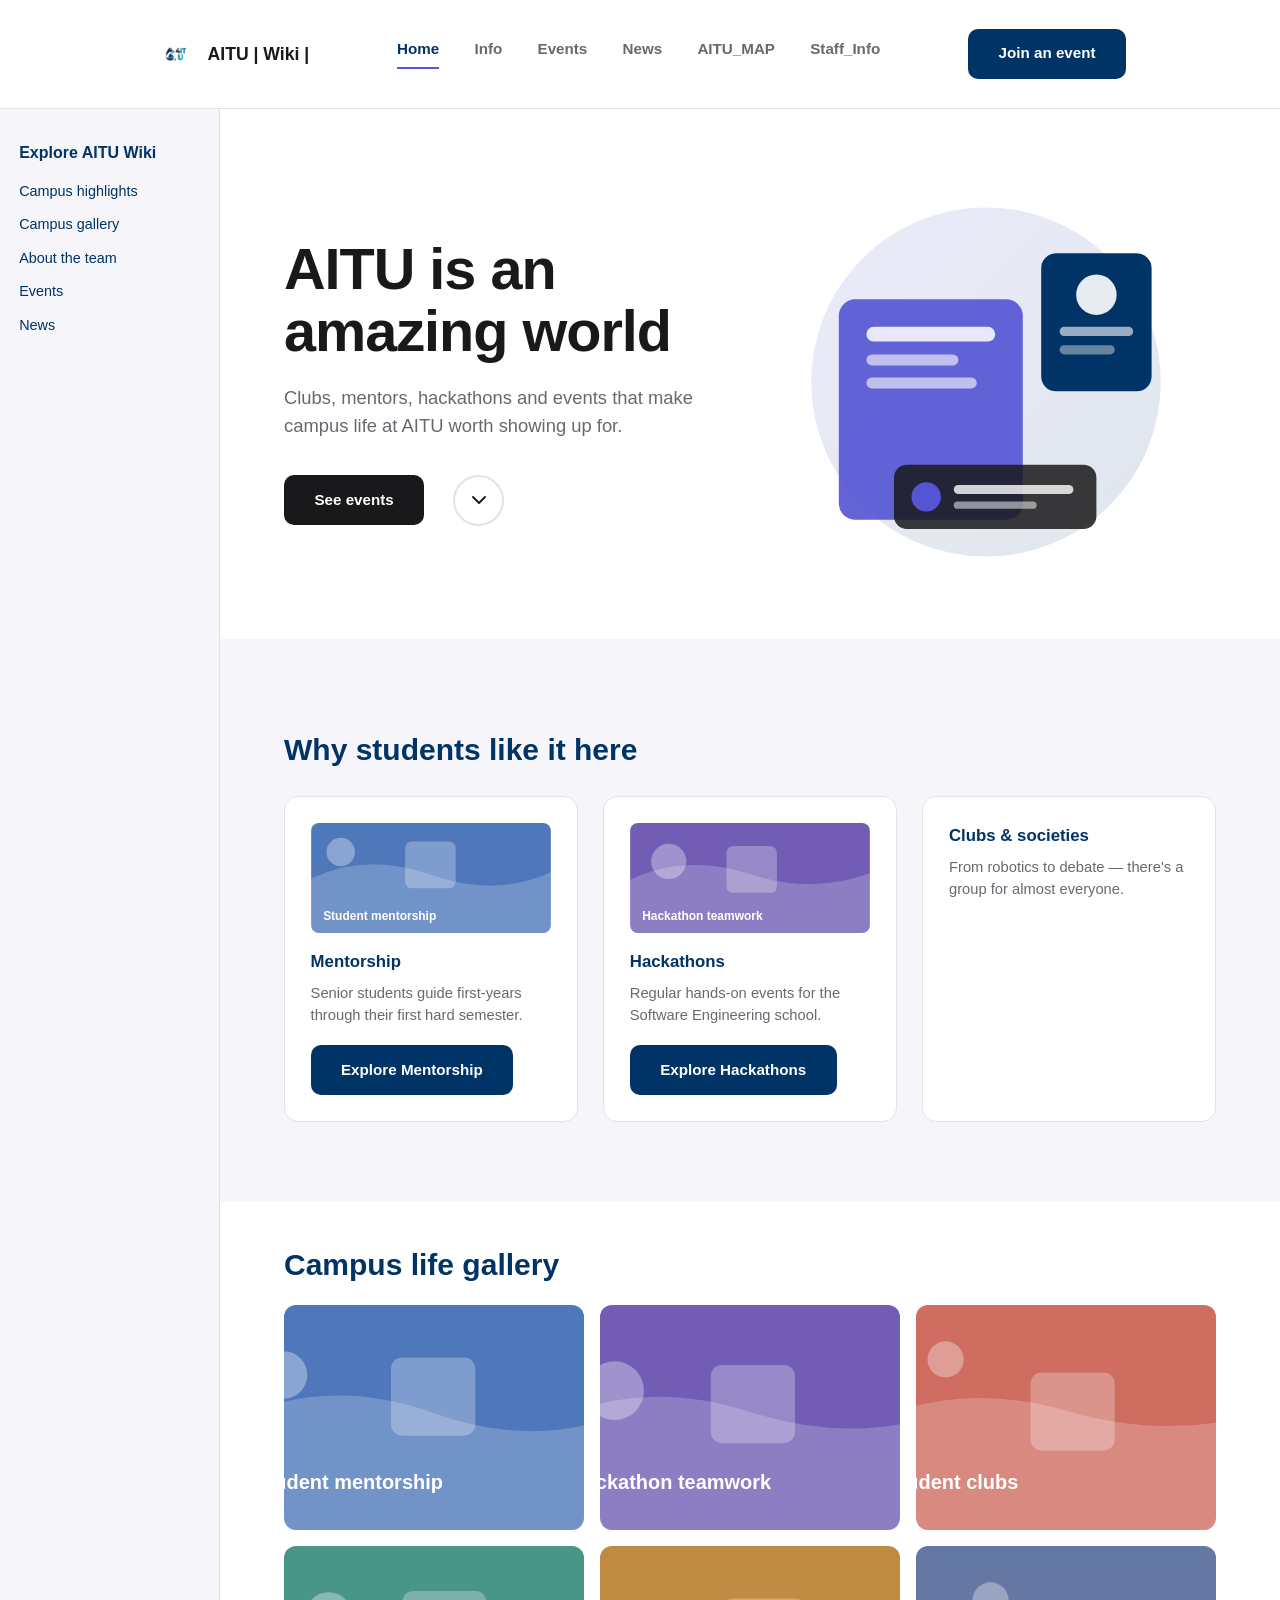
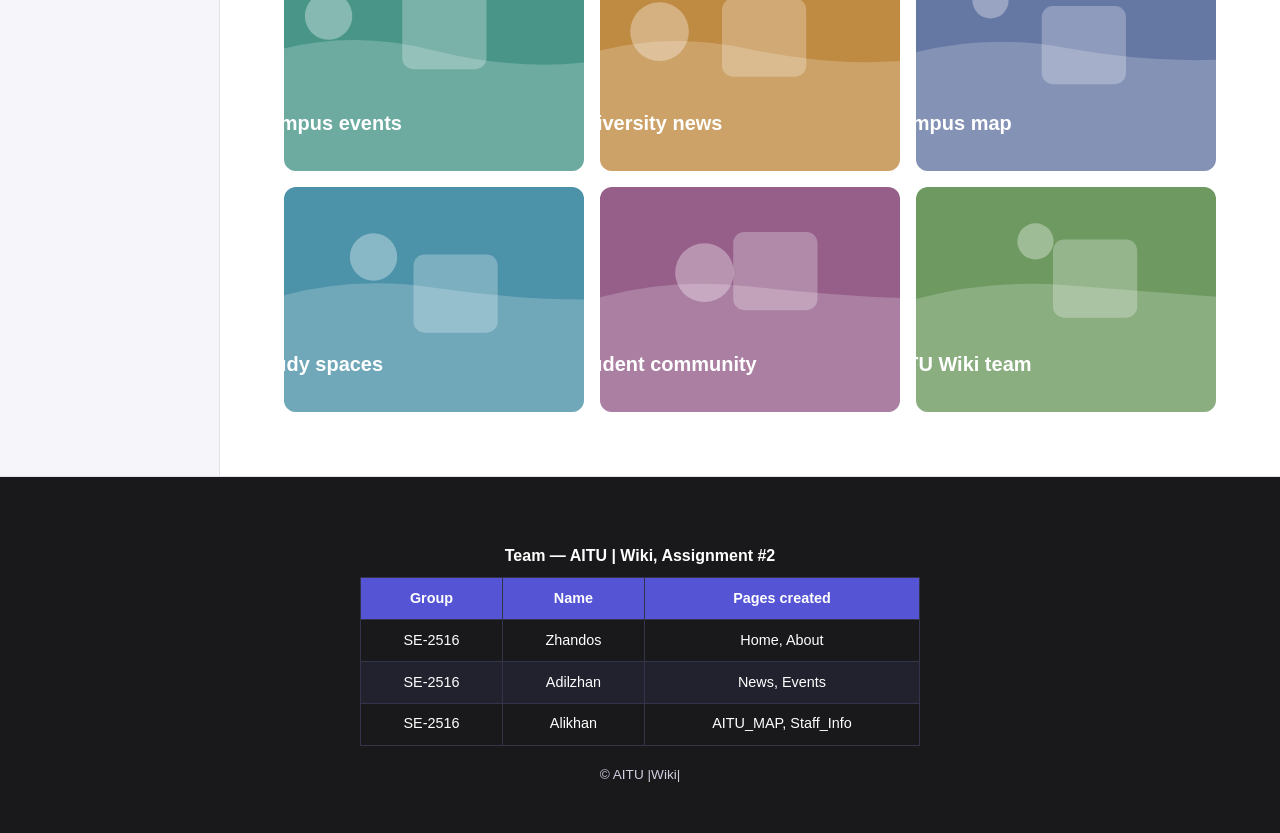
<file: index.html>
<!-- Author: Zhandos, Group SE-2516 — Assignment #2: Advanced CSS -->
<!DOCTYPE html>
<html lang="en">
<head>
    <meta charset="UTF-8">
    <meta name="viewport" content="width=device-width, initial-scale=1.0">
    <title>AITU Wiki | Home</title>
    <link rel="stylesheet" href="css/style.css">
    <link rel="icon" href="images/Universe.png" type="image/png">
</head>
<body>
    <div class="site-layout">

    <header class="site-header">
        <div class="container nav-bar">
            <a href="index.html" class="nav-bar__logo">
                <img src="images/Universe.png" alt="AITU">
                AITU | Wiki |
            </a>
            <nav class="nav-menu">
                <a href="index.html" class="active">Home</a>
                <a href="about.html">Info</a>
                <a href="events.html">Events</a>
                <a href="news.html">News</a>
                <a href="AITUM.html">AITU_MAP</a>
                <a href="Staff_Info.html">Staff_Info</a>
            </nav>
            <a href="events.html" class="btn btn--primary">Join an event</a>
        </div>
    </header>
    <aside class="site-sidebar" aria-label="Explore AITU Wiki">
        <h2>Explore AITU Wiki</h2>
        <nav aria-label="Quick links">
            <a href="index.html#highlights">Campus highlights</a>
            <a href="index.html#gallery">Campus gallery</a>
            <a href="about.html">About the team</a>
            <a href="events.html">Events</a>
            <a href="news.html">News</a>
        </nav>
    </aside>


    <main>
        <section class="hero">
            <div class="container hero__container">
                <div class="hero__content">
                    <h1 class="hero__title">AITU is an amazing world</h1>
                    <p class="hero__desc">Clubs, mentors, hackathons and events that make campus life at AITU worth showing up for.</p>
                    <div class="hero__actions">
                        <a href="events.html" class="btn btn--dark">See events</a>
                        <a href="#highlights" class="hero__scroll" aria-label="Scroll to highlights">
                            <img src="images/chevron-down.svg" alt="Scroll down">
                        </a>
                    </div>
                </div>
                <img class="hero__image" src="images/hero-illustration.svg" alt="Illustration of students studying and collaborating on campus">
            </div>
        </section>

        <section class="features" id="highlights">
            <div class="container">
                <h2 class="section-title">Why students like it here</h2>
                <ul class="features__list">
                    <li>
                        <img class="feature-icon" src="images/gallery-01.svg" alt="Mentorship illustration">
                        <h3>Mentorship</h3>
                        <p>Senior students guide first-years through their first hard semester.</p>
                        <a class="btn btn--primary feature-link" href="about.html">Explore Mentorship</a>
                    </li>
                    <li>
                        <img class="feature-icon" src="images/gallery-02.svg" alt="Hackathons illustration">
                        <h3>Hackathons</h3>
                        <p>Regular hands-on events for the Software Engineering school.</p>
                        <a class="btn btn--primary feature-link" href="events.html">Explore Hackathons</a>
                    </li>
                    <li>
                        <h3>Clubs &amp; societies</h3>
                        <p>From robotics to debate — there's a group for almost everyone.</p>
                    </li>
                </ul>
            </div>
        </section>

        <section class="container gallery-section" id="gallery" aria-labelledby="gallery-title">
            <h2 class="section-title" id="gallery-title">Campus life gallery</h2>
            <div class="image-gallery">
                <figure class="gallery-item"><img src="images/gallery-01.svg" alt="Illustration of student mentorship" loading="lazy"><figcaption>Student mentorship</figcaption></figure>
                <figure class="gallery-item"><img src="images/gallery-02.svg" alt="Illustration of hackathon teamwork" loading="lazy"><figcaption>Hackathon teamwork</figcaption></figure>
                <figure class="gallery-item"><img src="images/gallery-03.svg" alt="Illustration of student clubs" loading="lazy"><figcaption>Student clubs</figcaption></figure>
                <figure class="gallery-item"><img src="images/gallery-04.svg" alt="Illustration of campus events" loading="lazy"><figcaption>Campus events</figcaption></figure>
                <figure class="gallery-item"><img src="images/gallery-05.svg" alt="Illustration of university news" loading="lazy"><figcaption>University news</figcaption></figure>
                <figure class="gallery-item"><img src="images/gallery-06.svg" alt="Illustration of campus map" loading="lazy"><figcaption>Campus map</figcaption></figure>
                <figure class="gallery-item"><img src="images/gallery-07.svg" alt="Illustration of study spaces" loading="lazy"><figcaption>Study spaces</figcaption></figure>
                <figure class="gallery-item"><img src="images/gallery-08.svg" alt="Illustration of student community" loading="lazy"><figcaption>Student community</figcaption></figure>
                <figure class="gallery-item"><img src="images/gallery-09.svg" alt="Illustration of aitu wiki team" loading="lazy"><figcaption>AITU Wiki team</figcaption></figure>
            </div>
        </section>
    </main>

    <footer class="site-footer">
        <div class="container">
            <table class="footer-team">
                <caption>Team — AITU | Wiki, Assignment #2</caption>
                <thead>
                    <tr><th>Group</th><th>Name</th><th>Pages created</th></tr>
                </thead>
                <tbody>
                    <tr><td>SE-2516</td><td>Zhandos</td><td>Home, About</td></tr>
                    <tr><td>SE-2516</td><td>Adilzhan</td><td>News, Events</td></tr>
                    <tr><td>SE-2516</td><td>Alikhan</td><td>AITU_MAP, Staff_Info</td></tr>
                </tbody>
            </table>
            <p style="text-align:center; margin-top:1.2rem; font-size:0.85rem;">&copy; AITU |Wiki|</p>
        </div>
    </footer>

    </div>
</body>
</html>
</file>
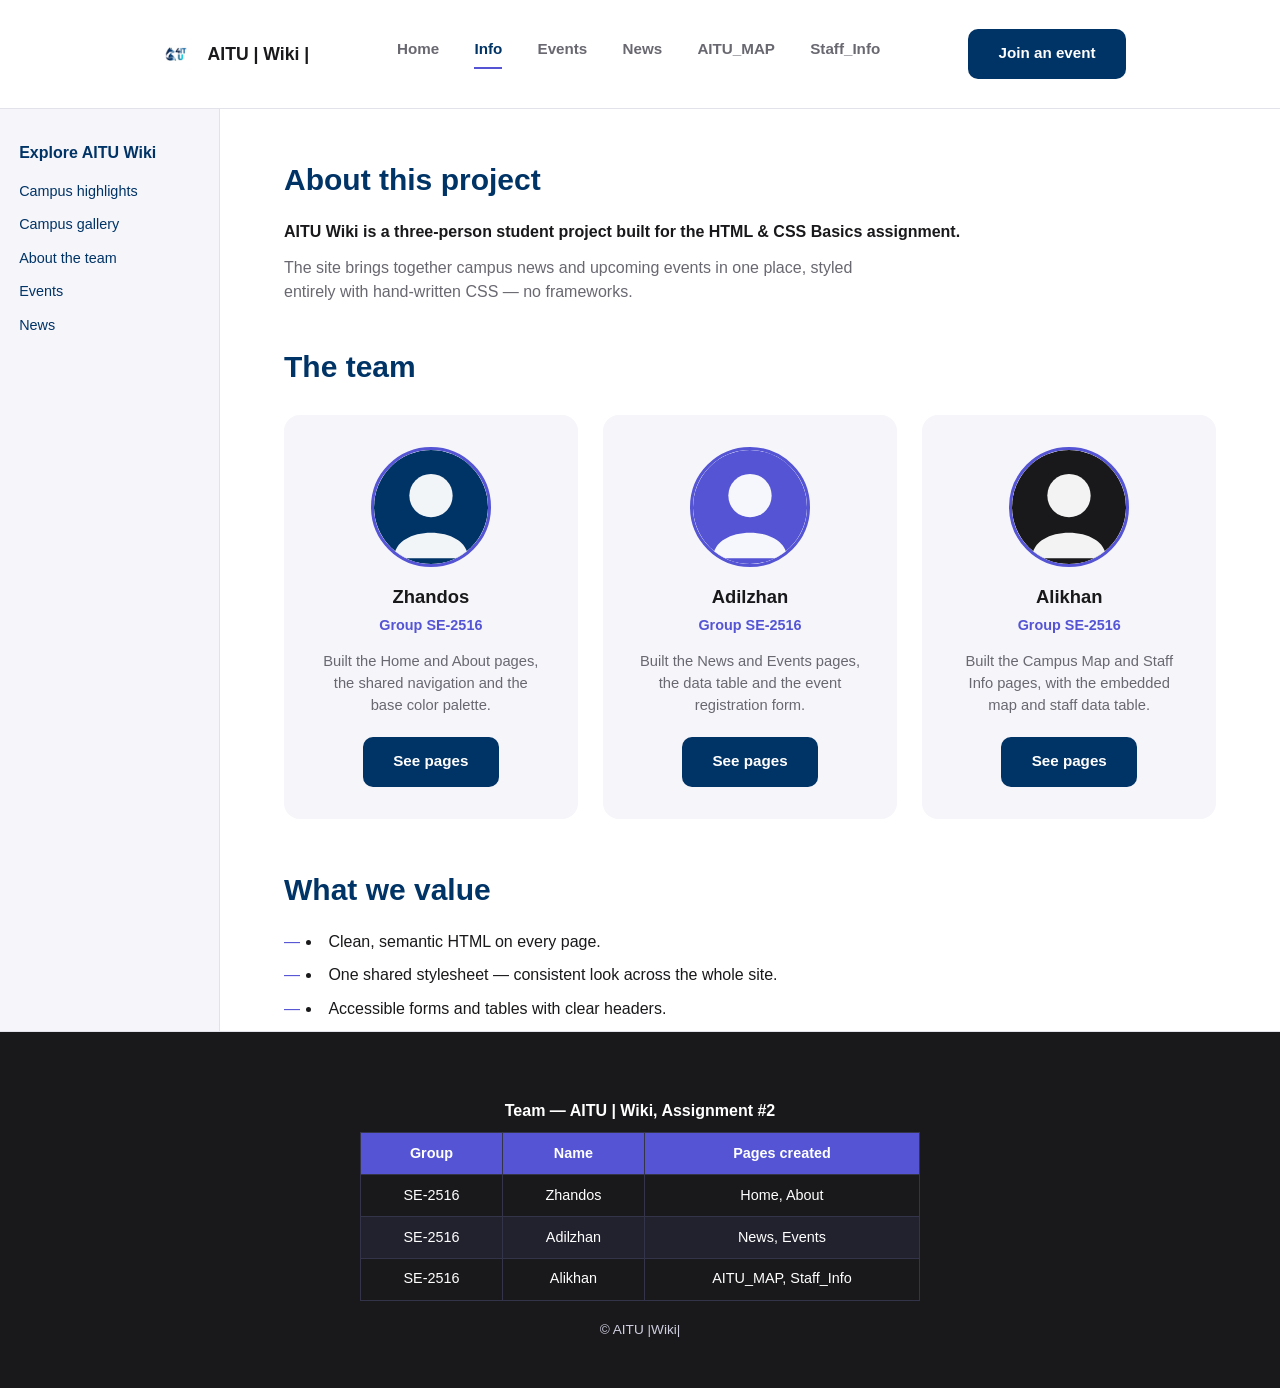
<file: about.html>
<!-- Author: Zhandos, Group SE-2516 — Assignment #2: Advanced CSS -->
<!DOCTYPE html>
<html lang="en">
<head>
    <meta charset="UTF-8">
    <meta name="viewport" content="width=device-width, initial-scale=1.0">
    <title>AITU Wiki | About</title>
    <link rel="stylesheet" href="css/style.css">
    <link rel="icon" href="images/Universe.png" type="image/png">
</head>

<body>
    <div class="site-layout">

    <header class="site-header">
        <div class="container nav-bar">
            <a href="index.html" class="nav-bar__logo">
                <img src="images/Universe.png" alt="AITU logo">
                AITU | Wiki |
            </a>
            <nav class="nav-menu">
                <a href="index.html">Home</a>
                <a href="about.html" class="active">Info</a>
                <a href="events.html">Events</a>
                <a href="news.html">News</a>
                <a href="AITUM.html">AITU_MAP</a>
                <a href="Staff_Info.html">Staff_Info</a>
            </nav>
            <a href="events.html" class="btn btn--primary">Join an event</a>
        </div>
    </header>
    <aside class="site-sidebar" aria-label="Explore AITU Wiki">
        <h2>Explore AITU Wiki</h2>
        <nav aria-label="Quick links">
            <a href="index.html#highlights">Campus highlights</a>
            <a href="index.html#gallery">Campus gallery</a>
            <a href="about.html">About the team</a>
            <a href="events.html">Events</a>
            <a href="news.html">News</a>
        </nav>
    </aside>


    <main>
        <section class="container">
            <h1 class="section-title" style="margin-top:3rem;">About this project</h1>
            <p class="lead">AITU Wiki is a three-person student project built for the HTML &amp; CSS Basics assignment.</p>
            <p style="margin-top:0.8rem; max-width:70ch;">The site brings together campus news and upcoming events in one place, styled entirely with hand-written CSS — no frameworks.</p>

            <h2 class="section-title">The team</h2>
            <div class="team-grid">
                <div class="team-card">
                    <img class="team-card__photo" src="images/avatar-zhandos.svg" alt="Avatar illustration representing Zhandos">
                    <h3 class="team-card__name">Zhandos</h3>
                    <p class="team-card__role">Group SE-2516</p>
                    <p class="team-card__bio">Built the Home and About pages, the shared navigation and the base color palette.</p>
                    <a class="btn btn--primary team-card__link" href="index.html">See pages</a>
                </div>
                <div class="team-card">
                    <img class="team-card__photo" src="images/avatar-adilzhan.svg" alt="Avatar illustration representing Adilzhan">
                    <h3 class="team-card__name">Adilzhan</h3>
                    <p class="team-card__role">Group SE-2516</p>
                    <p class="team-card__bio">Built the News and Events pages, the data table and the event registration form.</p>
                    <a class="btn btn--primary team-card__link" href="news.html">See pages</a>
                </div>
                <div class="team-card">
                    <img class="team-card__photo" src="images/avatar-alikhan.svg" alt="Avatar illustration representing Alikhan">
                    <h3 class="team-card__name">Alikhan</h3>
                    <p class="team-card__role">Group SE-2516</p>
                    <p class="team-card__bio">Built the Campus Map and Staff Info pages, with the embedded map and staff data table.</p>
                    <a class="btn btn--primary team-card__link" href="AITUM.html">See pages</a>
                </div>
            </div>

            <h2 class="section-title">What we value</h2>
            <ul class="values-list">
                <li>Clean, semantic HTML on every page.</li>
                <li>One shared stylesheet — consistent look across the whole site.</li>
                <li>Accessible forms and tables with clear headers.</li>
            </ul>
        </section>
    </main>

    <footer class="site-footer">
        <div class="container">
            <table class="footer-team">
                <caption>Team — AITU | Wiki, Assignment #2</caption>
                <thead>
                    <tr><th>Group</th><th>Name</th><th>Pages created</th></tr>
                </thead>
                <tbody>
                    <tr><td>SE-2516</td><td>Zhandos</td><td>Home, About</td></tr>
                    <tr><td>SE-2516</td><td>Adilzhan</td><td>News, Events</td></tr>
                    <tr><td>SE-2516</td><td>Alikhan</td><td>AITU_MAP, Staff_Info</td></tr>
                </tbody>
            </table>
            <p style="text-align:center; margin-top:1.2rem; font-size:0.85rem;">&copy; AITU |Wiki|</p>
        </div>
    </footer>

    </div>
</body>
</html>
</file>
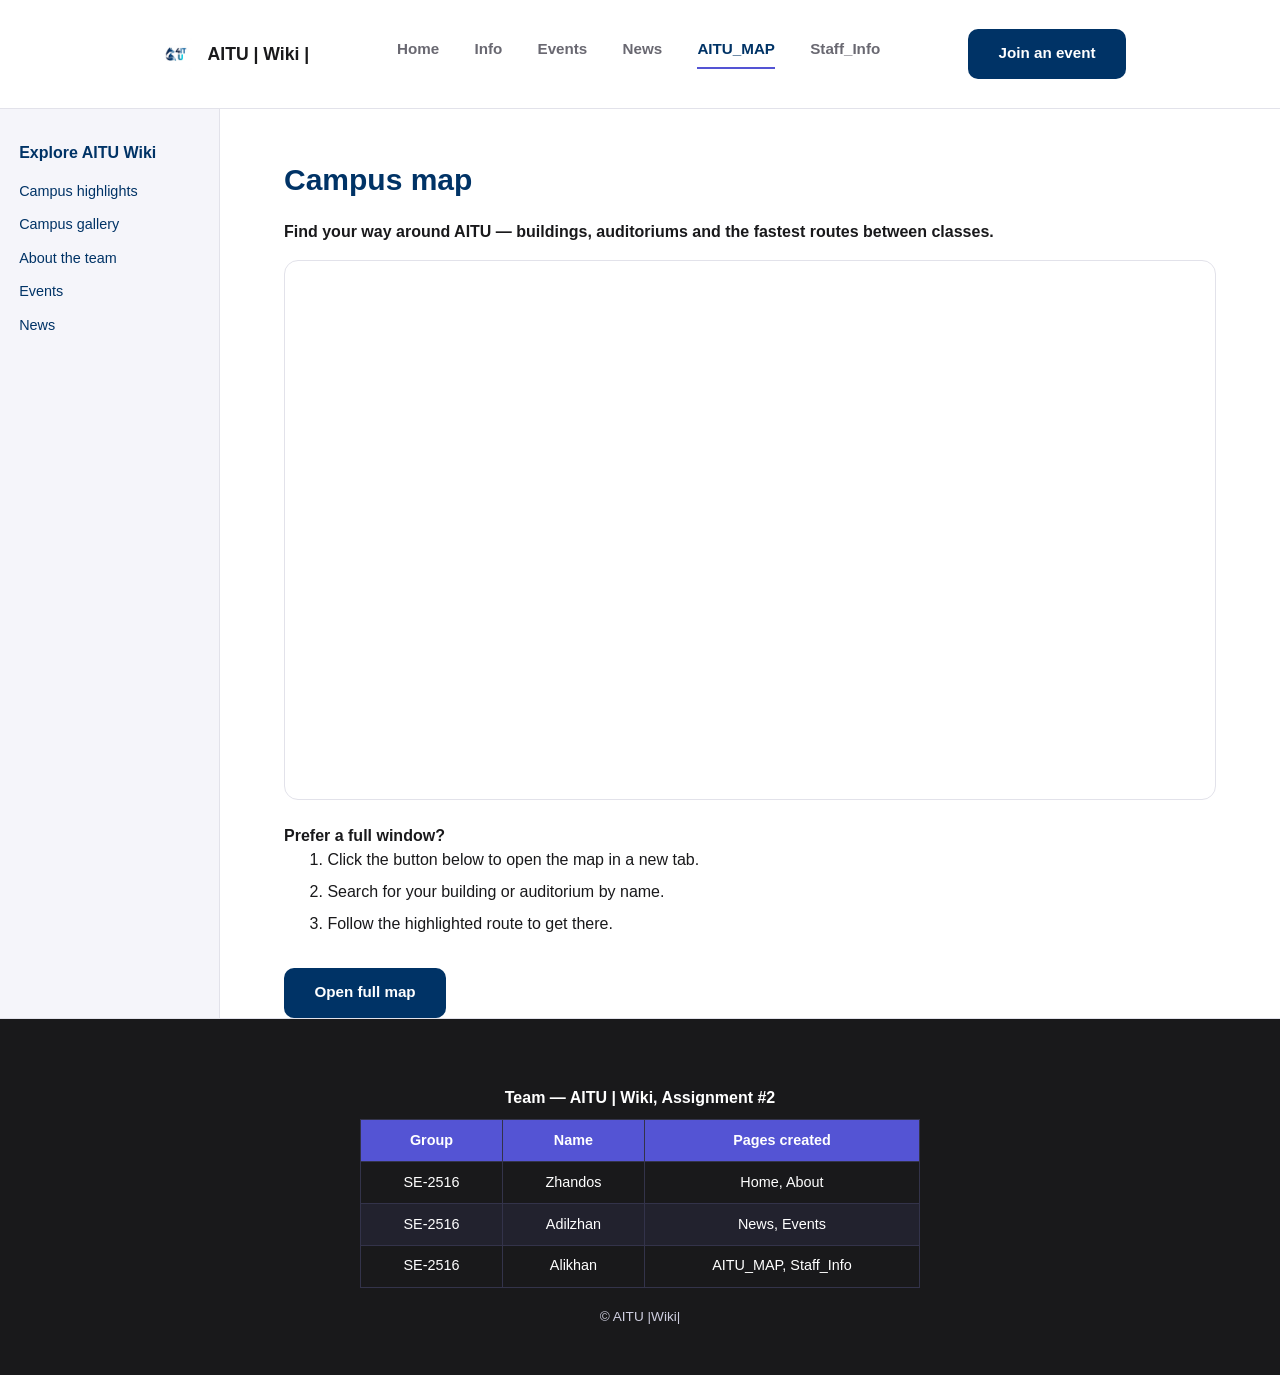
<file: AITUM.html>
<!-- Author: Alikhan, Group SE-2516 — Assignment #2: Advanced CSS -->
<!DOCTYPE html>
<html lang="en">
<head>
    <meta charset="UTF-8">
    <meta name="viewport" content="width=device-width, initial-scale=1.0">
    <title>AITU Wiki | Campus Map</title>
    <link rel="stylesheet" href="css/style.css">
    <link rel="icon" href="images/Universe.png" type="image/png">
</head>
<body>
    <div class="site-layout">

    <header class="site-header">
        <div class="container nav-bar">
            <a href="index.html" class="nav-bar__logo">
                <img src="images/Universe.png" alt="AITU">
                AITU | Wiki |
            </a>
            <nav class="nav-menu">
                <a href="index.html">Home</a>
                <a href="about.html">Info</a>
                <a href="events.html">Events</a>
                <a href="news.html">News</a>
                <a href="AITUM.html" class="active">AITU_MAP</a>
                <a href="Staff_Info.html">Staff_Info</a>
            </nav>
            <a href="events.html" class="btn btn--primary">Join an event</a>
        </div>
    </header>
    <aside class="site-sidebar" aria-label="Explore AITU Wiki">
        <h2>Explore AITU Wiki</h2>
        <nav aria-label="Quick links">
            <a href="index.html#highlights">Campus highlights</a>
            <a href="index.html#gallery">Campus gallery</a>
            <a href="about.html">About the team</a>
            <a href="events.html">Events</a>
            <a href="news.html">News</a>
        </nav>
    </aside>


    <main>
        <section class="container">
            <h1 class="section-title" style="margin-top:3rem;">Campus map</h1>
            <p class="lead">Find your way around AITU — buildings, auditoriums and the fastest routes between classes.</p>

            <div class="map-embed">
                <iframe
                    src="https://yuujiso.github.io/aitumap/"
                    title="Interactive AITU campus map"
                    loading="lazy"
                    referrerpolicy="no-referrer-when-downgrade">
                </iframe>
            </div>

            <p class="lead" style="margin-top:1.5rem;">Prefer a full window?</p>
            <ol class="steps-list">
                <li>Click the button below to open the map in a new tab.</li>
                <li>Search for your building or auditorium by name.</li>
                <li>Follow the highlighted route to get there.</li>
            </ol>
            <a href="https://yuujiso.github.io/aitumap/" target="_blank" rel="noopener" class="btn btn--primary">Open full map</a>
        </section>
    </main>


    <footer class="site-footer">
        <div class="container">
            <table class="footer-team">
                <caption>Team — AITU | Wiki, Assignment #2</caption>
                <thead>
                    <tr><th>Group</th><th>Name</th><th>Pages created</th></tr>
                </thead>
                <tbody>
                    <tr><td>SE-2516</td><td>Zhandos</td><td>Home, About</td></tr>
                    <tr><td>SE-2516</td><td>Adilzhan</td><td>News, Events</td></tr>
                    <tr><td>SE-2516</td><td>Alikhan</td><td>AITU_MAP, Staff_Info</td></tr>
                </tbody>
            </table>
            <p style="text-align:center; margin-top:1.2rem; font-size:0.85rem;">&copy; AITU |Wiki|</p>
        </div>
    </footer>

    </div>
</body>
</html>
</file>
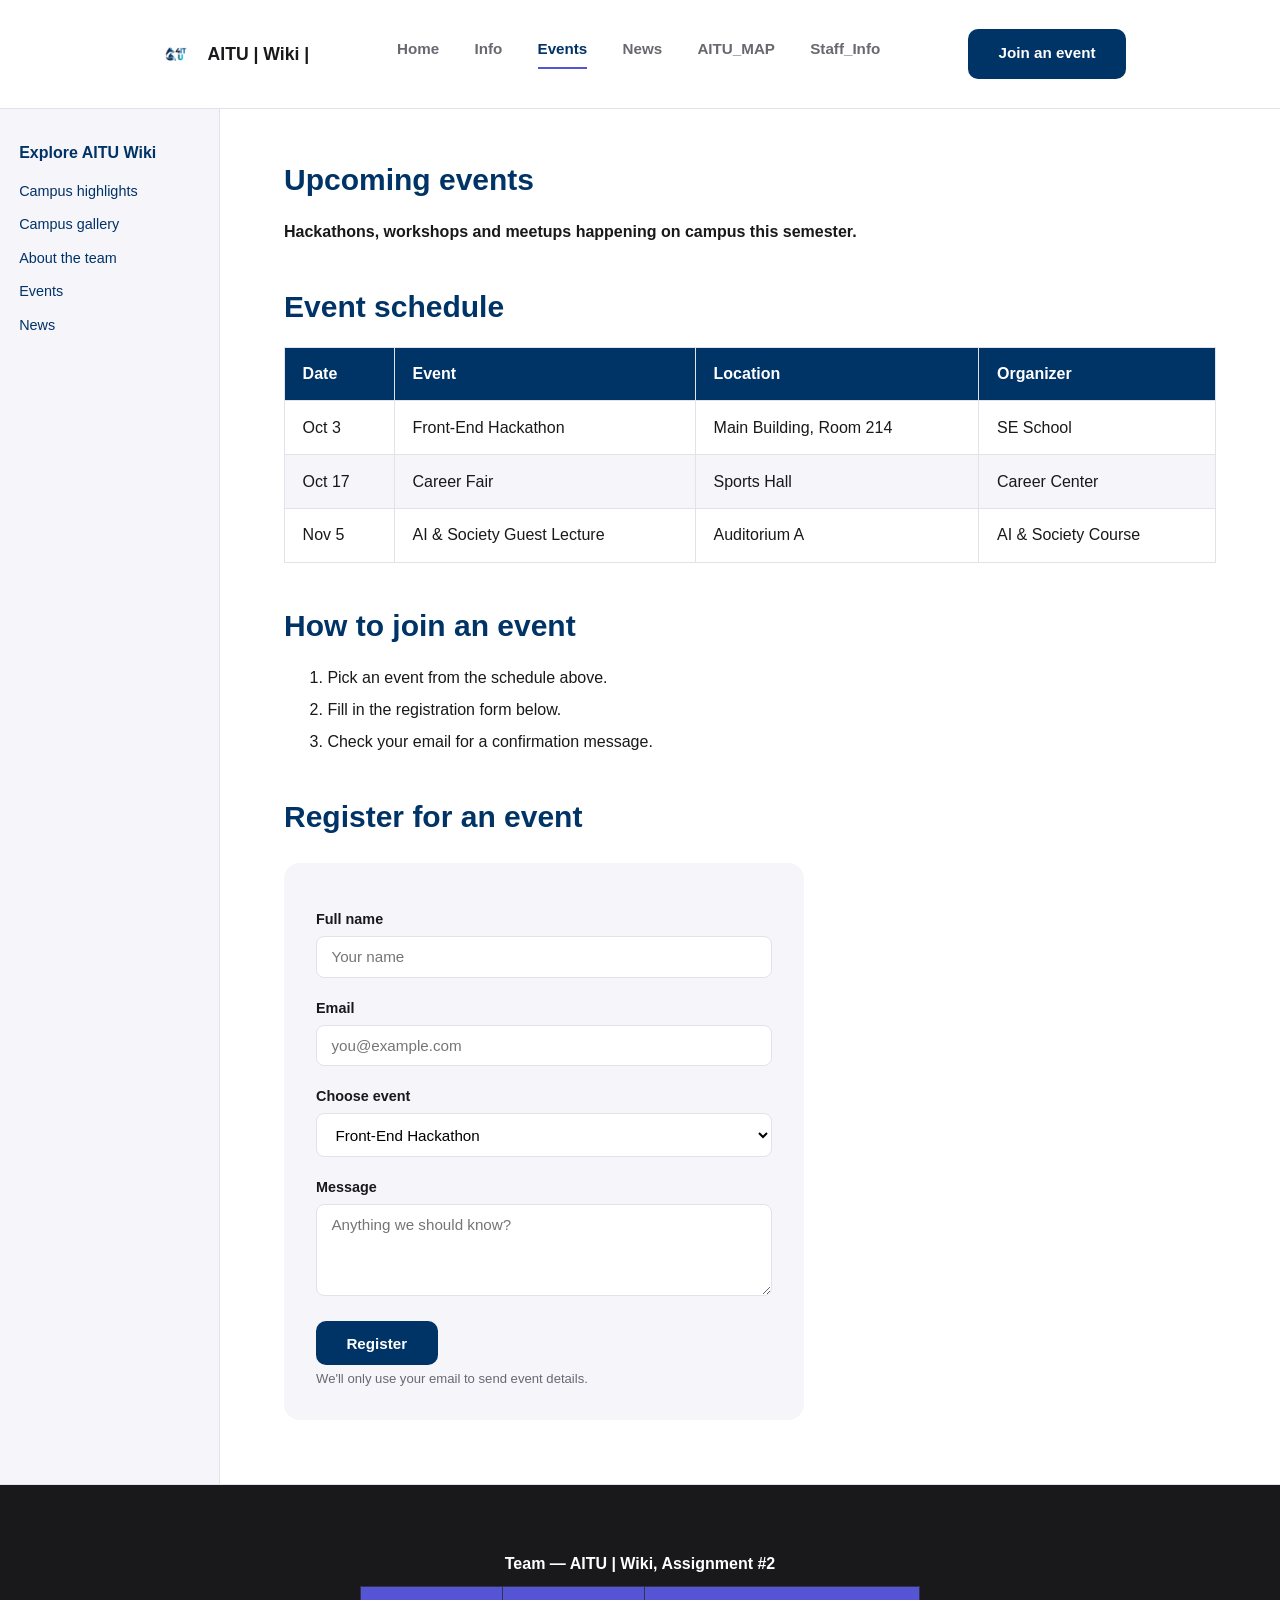
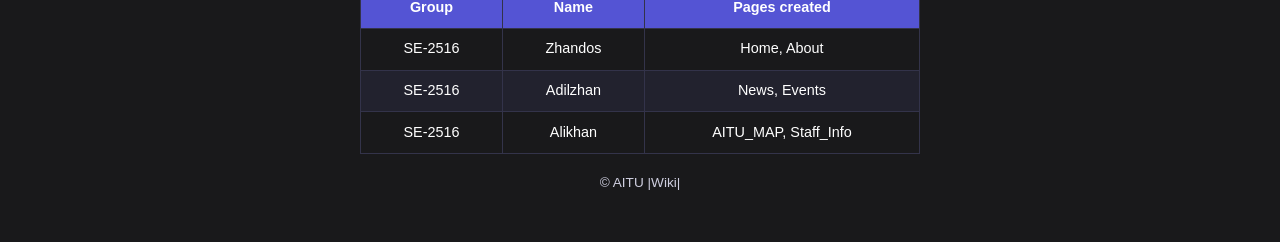
<file: events.html>
<!-- Author: Adilzhan, Group SE-2516 — Assignment #2: Advanced CSS -->
<!DOCTYPE html>
<html lang="en">
<head>
    <meta charset="UTF-8">
    <meta name="viewport" content="width=device-width, initial-scale=1.0">
    <title>AITU Wiki | Events</title>
    <link rel="stylesheet" href="css/style.css">
    <link rel="icon" href="images/Universe.png" type="image/png">
</head>
<body>
    <div class="site-layout">

    <header class="site-header">
        <div class="container nav-bar">
            <a href="index.html" class="nav-bar__logo">
                <img src="images/Universe.png" alt="AITU logo">
                AITU | Wiki |
            </a>
            <nav class="nav-menu">
                <a href="index.html">Home</a>
                <a href="about.html">Info</a>
                <a href="events.html" class="active">Events</a>
                <a href="news.html">News</a>
                <a href="AITUM.html">AITU_MAP</a>
                <a href="Staff_Info.html">Staff_Info</a>
            </nav>
            <a href="#event-form" class="btn btn--primary">Join an event</a>
        </div>
    </header>
    <aside class="site-sidebar" aria-label="Explore AITU Wiki">
        <h2>Explore AITU Wiki</h2>
        <nav aria-label="Quick links">
            <a href="index.html#highlights">Campus highlights</a>
            <a href="index.html#gallery">Campus gallery</a>
            <a href="about.html">About the team</a>
            <a href="events.html">Events</a>
            <a href="news.html">News</a>
        </nav>
    </aside>


    <main>
        <section class="container">
            <h1 class="section-title" style="margin-top:3rem;">Upcoming events</h1>
            <p class="lead">Hackathons, workshops and meetups happening on campus this semester.</p>

            <h2 class="section-title">Event schedule</h2>
            <div class="table-wrapper">
                <table id="events-table">
                    <thead>
                        <tr>
                            <th>Date</th>
                            <th>Event</th>
                            <th>Location</th>
                            <th>Organizer</th>
                        </tr>
                    </thead>
                    <tbody>
                        <tr>
                            <td>Oct 3</td>
                            <td>Front-End Hackathon</td>
                            <td>Main Building, Room 214</td>
                            <td>SE School</td>
                        </tr>
                        <tr>
                            <td>Oct 17</td>
                            <td>Career Fair</td>
                            <td>Sports Hall</td>
                            <td>Career Center</td>
                        </tr>
                        <tr>
                            <td>Nov 5</td>
                            <td>AI &amp; Society Guest Lecture</td>
                            <td>Auditorium A</td>
                            <td>AI &amp; Society Course</td>
                        </tr>
                    </tbody>
                </table>
            </div>

            <h2 class="section-title">How to join an event</h2>
            <ol class="steps-list">
                <li>Pick an event from the schedule above.</li>
                <li>Fill in the registration form below.</li>
                <li>Check your email for a confirmation message.</li>
            </ol>

            <h2 class="section-title">Register for an event</h2>
            <form id="event-form" action="#" method="post">
                <label for="reg-name">Full name</label>
                <input type="text" id="reg-name" name="reg-name" placeholder="Your name" required>

                <label for="reg-email">Email</label>
                <input type="email" id="reg-email" name="reg-email" placeholder="you@example.com" required>

                <label for="reg-event">Choose event</label>
                <select id="reg-event" name="reg-event">
                    <option value="hackathon">Front-End Hackathon</option>
                    <option value="career-fair">Career Fair</option>
                    <option value="lecture">AI &amp; Society Guest Lecture</option>
                </select>

                <label for="reg-message">Message</label>
                <textarea id="reg-message" name="reg-message" rows="4" placeholder="Anything we should know?"></textarea>

                <button type="submit" class="btn btn--primary">Register</button>
                <p class="form-hint">We'll only use your email to send event details.</p>
            </form>
        </section>
    </main>

    <footer class="site-footer">
        <div class="container">
            <table class="footer-team">
                <caption>Team — AITU | Wiki, Assignment #2</caption>
                <thead>
                    <tr><th>Group</th><th>Name</th><th>Pages created</th></tr>
                </thead>
                <tbody>
                    <tr><td>SE-2516</td><td>Zhandos</td><td>Home, About</td></tr>
                    <tr><td>SE-2516</td><td>Adilzhan</td><td>News, Events</td></tr>
                    <tr><td>SE-2516</td><td>Alikhan</td><td>AITU_MAP, Staff_Info</td></tr>
                </tbody>
            </table>
            <p style="text-align:center; margin-top:1.2rem; font-size:0.85rem;">&copy; AITU |Wiki|</p>
        </div>
    </footer>

    </div>
</body>
</html>
</file>
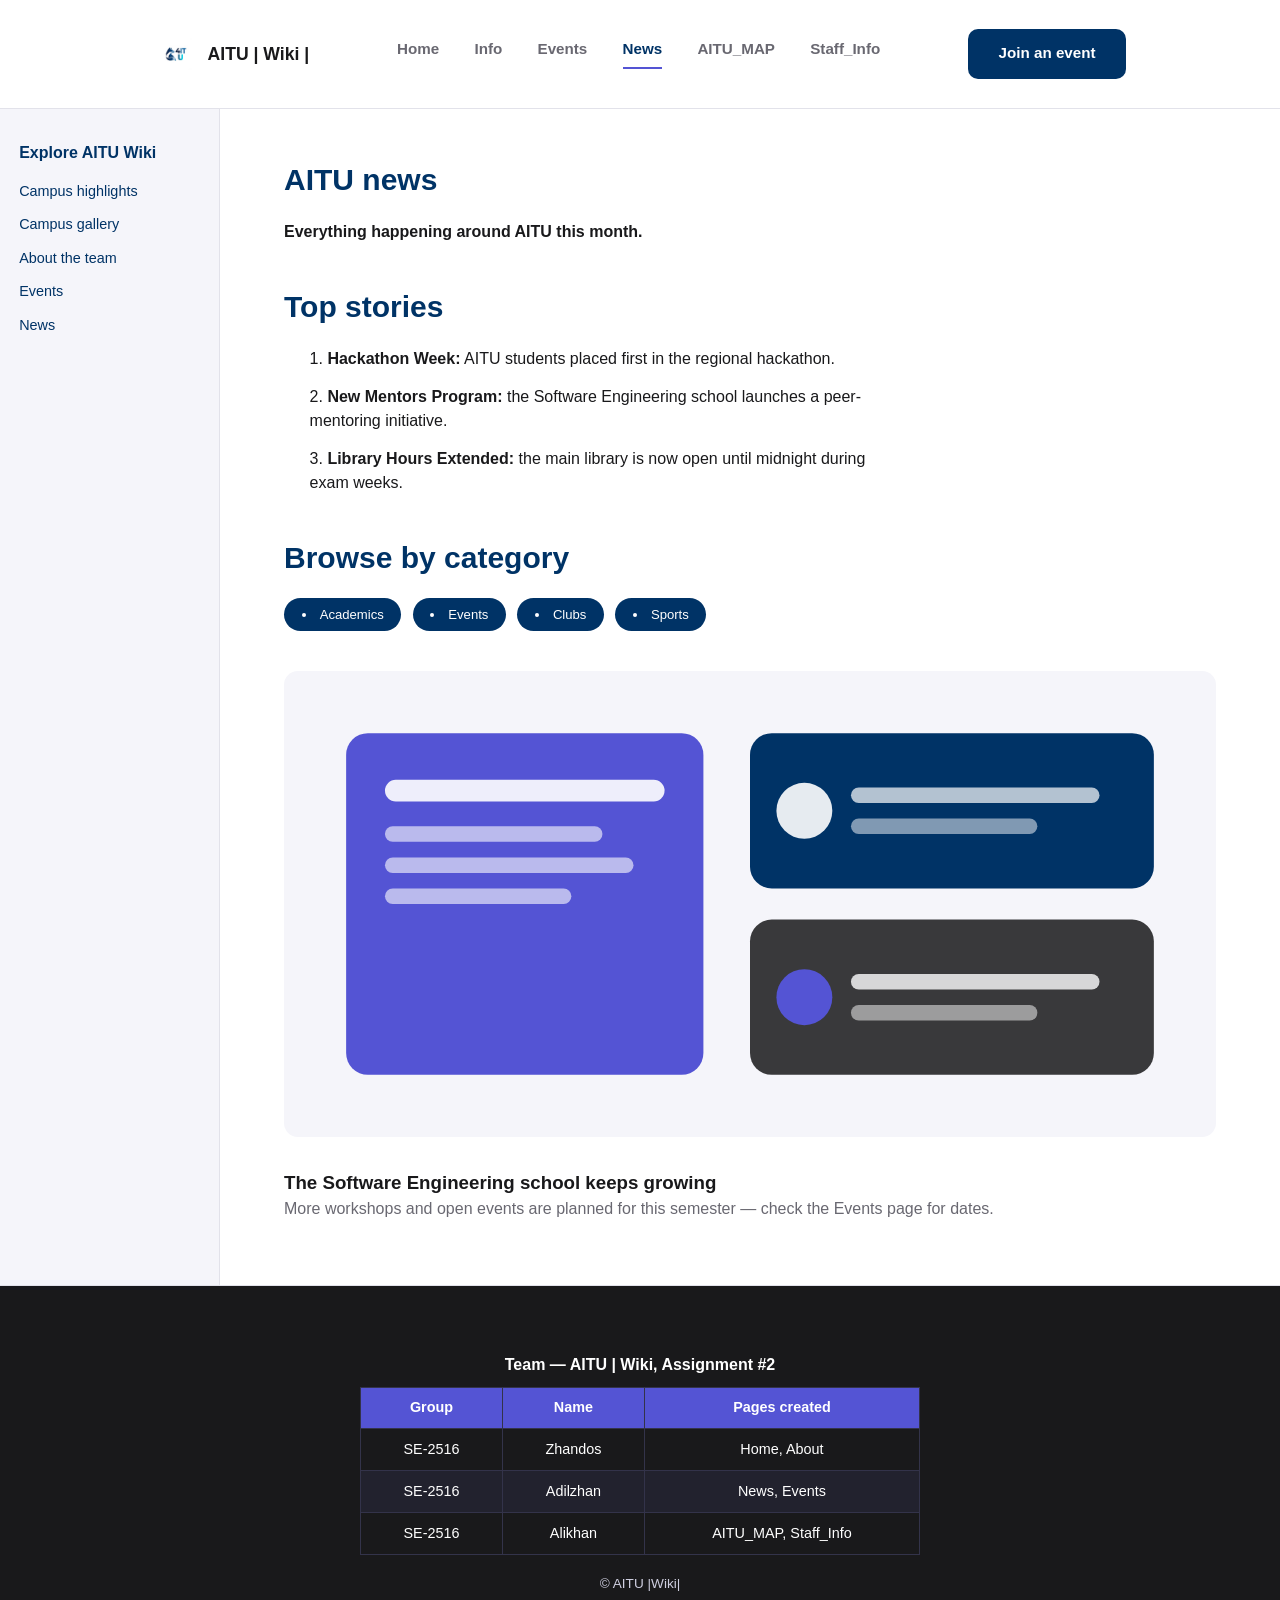
<file: news.html>
<!-- Author: Adilzhan, Group SE-2516 — Assignment #2: Advanced CSS -->
<!DOCTYPE html>
<html lang="en">
<head>
    <meta charset="UTF-8">
    <meta name="viewport" content="width=device-width, initial-scale=1.0">
    <title>AITU Wiki | News</title>
    <link rel="stylesheet" href="css/style.css">
    <link rel="icon" href="images/Universe.png" type="image/png">
</head>
<body>
    <div class="site-layout">

    <header class="site-header">
        <div class="container nav-bar">
            <a href="index.html" class="nav-bar__logo">
                <img src="images/Universe.png" alt="AITU Campus logo">
                AITU | Wiki |
            </a>
            <nav class="nav-menu">
                <a href="index.html">Home</a>
                <a href="about.html">Info</a>
                <a href="events.html">Events</a>
                <a href="news.html" class="active">News</a>
                <a href="AITUM.html">AITU_MAP</a>
                <a href="Staff_Info.html">Staff_Info</a>
            </nav>
            <a href="events.html" class="btn btn--primary">Join an event</a>
        </div>
    </header>
    <aside class="site-sidebar" aria-label="Explore AITU Wiki">
        <h2>Explore AITU Wiki</h2>
        <nav aria-label="Quick links">
            <a href="index.html#highlights">Campus highlights</a>
            <a href="index.html#gallery">Campus gallery</a>
            <a href="about.html">About the team</a>
            <a href="events.html">Events</a>
            <a href="news.html">News</a>
        </nav>
    </aside>


    <main>
        <section class="container">
            <h1 class="section-title" style="margin-top:3rem;">AITU news</h1>
            <p class="lead">Everything happening around AITU this month.</p>

            <h2 class="section-title">Top stories</h2>
            <ol class="news-ranking">
                <li><span class="lead">Hackathon Week:</span> AITU students placed first in the regional hackathon.</li>
                <li><span class="lead">New Mentors Program:</span> the Software Engineering school launches a peer-mentoring initiative.</li>
                <li><span class="lead">Library Hours Extended:</span> the main library is now open until midnight during exam weeks.</li>
            </ol>

            <h2 class="section-title">Browse by category</h2>
            <ul class="tag-list">
                <li>Academics</li>
                <li>Events</li>
                <li>Clubs</li>
                <li>Sports</li>
            </ul>

            <div class="news-feature">
                <img src="images/news-illustration.svg" alt="Illustration representing campus news articles">
                <div class="news-feature__text">
                    <h3 class="lead">The Software Engineering school keeps growing</h3>
                    <p>More workshops and open events are planned for this semester — check the Events page for dates.</p>
                </div>
            </div>
        </section>
    </main>

    <footer class="site-footer">
        <div class="container">
            <table class="footer-team">
                <caption>Team — AITU | Wiki, Assignment #2</caption>
                <thead>
                    <tr><th>Group</th><th>Name</th><th>Pages created</th></tr>
                </thead>
                <tbody>
                    <tr><td>SE-2516</td><td>Zhandos</td><td>Home, About</td></tr>
                    <tr><td>SE-2516</td><td>Adilzhan</td><td>News, Events</td></tr>
                    <tr><td>SE-2516</td><td>Alikhan</td><td>AITU_MAP, Staff_Info</td></tr>
                </tbody>
            </table>
            <p style="text-align:center; margin-top:1.2rem; font-size:0.85rem;">&copy; AITU |Wiki|</p>
        </div>
    </footer>

    </div>
</body>
</html>
</file>
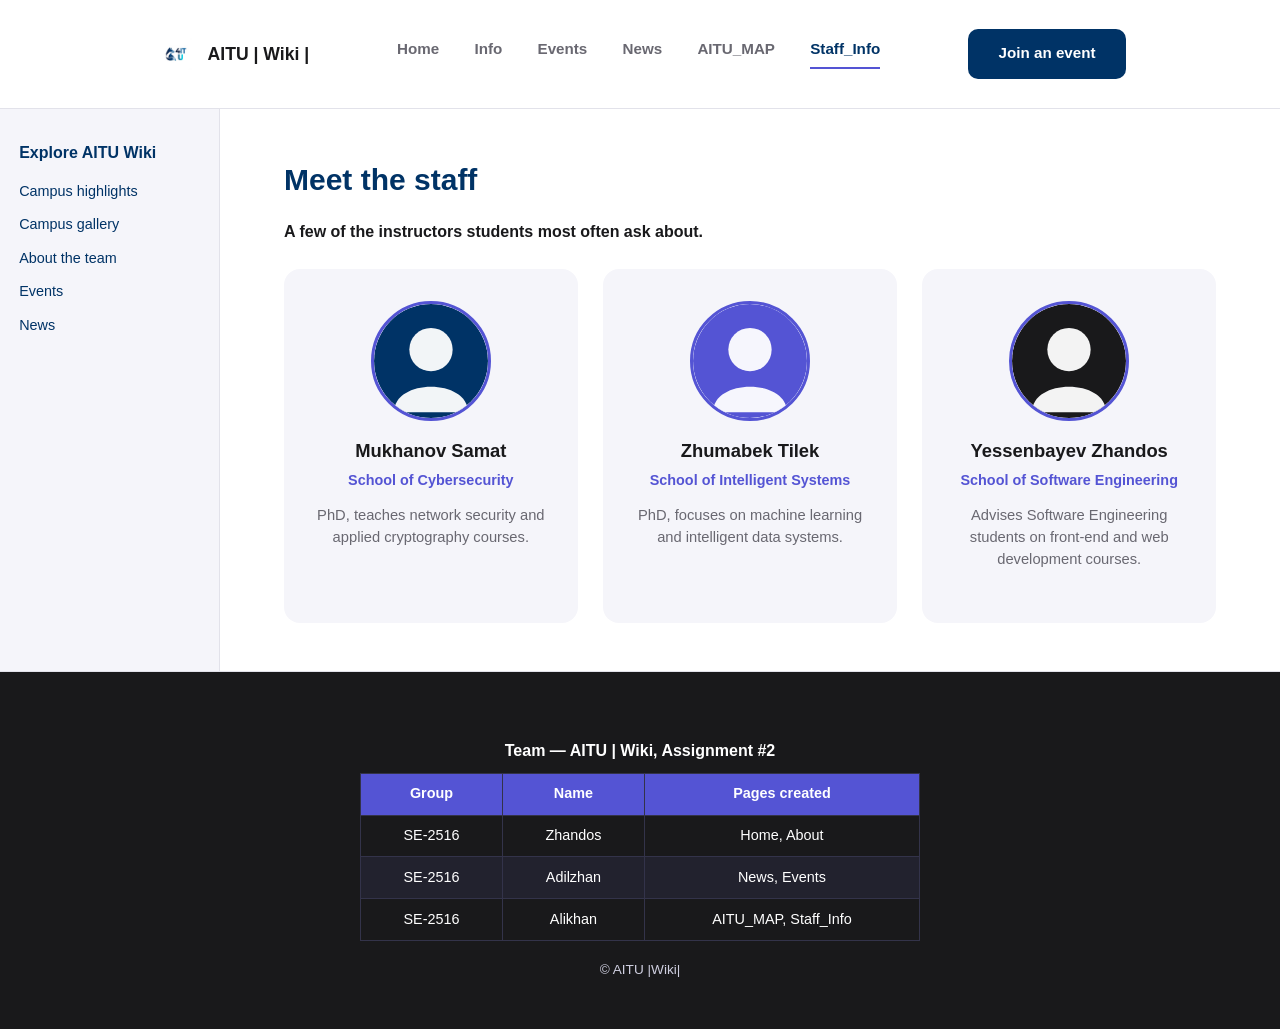
<file: Staff_Info.html>
<!-- Author: Alikhan, Group SE-2516 — Assignment #2: Advanced CSS -->
<!DOCTYPE html>
<html lang="en">
<head>
    <meta charset="UTF-8">
    <meta name="viewport" content="width=device-width, initial-scale=1.0">
    <title>AITU Wiki | Staff Info</title>
    <link rel="stylesheet" href="css/style.css">
    <link rel="icon" href="images/Universe.png" type="image/png">
</head>
<body>
    <div class="site-layout">
    
    <header class="site-header">
            <div class="container nav-bar">
                <a href="index.html" class="nav-bar__logo">
                    <img src="images/Universe.png" alt="AITU">
                    AITU | Wiki |
                </a>
                <nav class="nav-menu">
                    <a href="index.html">Home</a>
                    <a href="about.html">Info</a>
                    <a href="events.html">Events</a>
                    <a href="news.html">News</a>
                    <a href="AITUM.html">AITU_MAP</a>
                    <a href="Staff_Info.html" class="active">Staff_Info</a>
                </nav>
                <a href="events.html" class="btn btn--primary">Join an event</a>
            </div>
        </header>
    <aside class="site-sidebar" aria-label="Explore AITU Wiki">
        <h2>Explore AITU Wiki</h2>
        <nav aria-label="Quick links">
            <a href="index.html#highlights">Campus highlights</a>
            <a href="index.html#gallery">Campus gallery</a>
            <a href="about.html">About the team</a>
            <a href="events.html">Events</a>
            <a href="news.html">News</a>
        </nav>
    </aside>


        <main>
        <section class="container">
            <h1 class="section-title" style="margin-top:3rem;">Meet the staff</h1>
            <p class="lead">A few of the instructors students most often ask about.</p>
            <div class="team-grid">
                <div class="team-card">
                    <img class="team-card__photo" src="images/avatar-zhandos.svg" alt="Portrait placeholder for Mukhanov Samat">
                    <h3 class="team-card__name">Mukhanov Samat</h3>
                    <p class="team-card__role">School of Cybersecurity</p>
                    <p class="team-card__bio">PhD, teaches network security and applied cryptography courses.</p>
                </div>
                <div class="team-card">
                    <img class="team-card__photo" src="images/avatar-adilzhan.svg" alt="Portrait placeholder for Zhumabek Tilek">
                    <h3 class="team-card__name">Zhumabek Tilek</h3>
                    <p class="team-card__role">School of Intelligent Systems</p>
                    <p class="team-card__bio">PhD, focuses on machine learning and intelligent data systems.</p>
                </div>
                <div class="team-card">
                    <img class="team-card__photo" src="images/avatar-alikhan.svg" alt="Portrait placeholder for Yessenbayev Zhandos">
                    <h3 class="team-card__name">Yessenbayev Zhandos</h3>
                    <p class="team-card__role">School of Software Engineering</p>
                    <p class="team-card__bio">Advises Software Engineering students on front-end and web development courses.</p>
                </div>
            </div>
        </section>
    </main>

    <footer class="site-footer">
        <div class="container">
            <table class="footer-team">
                <caption>Team — AITU | Wiki, Assignment #2</caption>
                <thead>
                    <tr><th>Group</th><th>Name</th><th>Pages created</th></tr>
                </thead>
                <tbody>
                    <tr><td>SE-2516</td><td>Zhandos</td><td>Home, About</td></tr>
                    <tr><td>SE-2516</td><td>Adilzhan</td><td>News, Events</td></tr>
                    <tr><td>SE-2516</td><td>Alikhan</td><td>AITU_MAP, Staff_Info</td></tr>
                </tbody>
            </table>
            <p style="text-align:center; margin-top:1.2rem; font-size:0.85rem;">&copy; AITU |Wiki|</p>
        </div>
    </footer>
    </div>
</body>


</html>
</file>
<file: css/style.css>
/* ==========================================================
   AITU Wiki — shared stylesheet
   Author: Adilzhan,Zhandos,Alikhan Group SE-2516
   ========================================================== */

:root{
    --dark: #19191B;
    --gray: #696871;
    --purple: #5454D4;
    --deepBlue: #003366;
    --bg-card: #F5F5FA;
    --border: #E2E2EA;
}

/* ----- Element selectors: global reset & base typography ----- */
*{
    margin: 0;
    padding: 0;
    box-sizing: border-box;
}

html{
    scroll-behavior: smooth;
}

body{
    font-family: 'Lucida Sans', 'Lucida Sans Regular', 'Lucida Grande', Verdana, sans-serif;
    color: var(--dark);
    line-height: 1.5;
    background-color: #ffffff;
}

h1, h2, h3{
    font-weight: 700;
    color: var(--dark);
}

p{
    color: var(--gray);
}

ul, ol{
    list-style-position: inside;
}

a{
    text-decoration: none;
    color: inherit;
}

img{
    max-width: 100%;
    display: block;
}

/* ----- Class selectors: layout containers ----- */
.container{
    max-width: 1100px;
    margin-inline: auto;
    padding-inline: 5vw;
}

.section-title{
    font-size: clamp(24px, 3vw, 30px);
    margin-block: 40px 18px;
    color: var(--deepBlue);
}

.lead{
    font-weight: 700;
    color: var(--dark);
}

/* ----- Header / Navigation ----- */
.site-header{
    padding-block: 1.8rem;
    border-bottom: 1px solid var(--border);
    background-color: #ffffff;
    position: sticky;
    top: 0;
    z-index: 10;
}

.nav-bar{
    display: flex;
    justify-content: space-between;
    align-items: center;
    flex-wrap: wrap;
    gap: 1rem;
}

.nav-bar__logo{
    display: flex;
    align-items: center;
    gap: 0.6rem;
    font-weight: 700;
    font-size: 1.1rem;
}

.nav-bar__logo img{
    width: 44px;
    height: 44px;
}

.nav-menu{
    display: flex;
    gap: 2.2rem;
    flex-wrap: wrap;
}

/* Descendant selector: only links inside .nav-menu get this styling */
.nav-menu a{
    font-weight: 700;
    font-size: 0.95rem;
    color: var(--gray);
    padding-bottom: 6px;
    border-bottom: 2px solid transparent;
    transition: color 0.25s, border-color 0.25s;
}

.nav-menu a:hover,
.nav-menu a.active{
    color: var(--deepBlue);
    border-bottom-color: var(--purple);
}

.btn{
    display: inline-block;
    font-weight: 700;
    font-size: 0.95rem;
    padding: 0.85rem 1.9rem;
    border-radius: 10px;
    border: none;
    cursor: pointer;
    transition: opacity 0.25s, transform 0.15s;
    font-family: inherit;
}

.btn:hover{
    opacity: 0.85;
}

.btn:active{
    transform: scale(0.98);
}

.btn--primary{
    background-color: var(--deepBlue);
    color: #ffffff;
}

.btn--dark{
    background-color: var(--dark);
    color: #ffffff;
}

/* ----- Hero section ----- */
.hero{
    padding-block: 5rem 4rem;
}

.hero__container{
    display: flex;
    align-items: center;
    gap: 3rem;
    flex-wrap: wrap;
}

.hero__content{
    flex: 1 1 380px;
    max-width: 480px;
}

.hero__title{
    font-size: clamp(2.2rem, 5vw, 3.6rem);
    line-height: 1.08;
    letter-spacing: -1px;
}

.hero__desc{
    margin-top: 1.4rem;
    font-size: 1.15rem;
    max-width: 45ch;
}

.hero__actions{
    margin-top: 2.2rem;
    display: flex;
    align-items: center;
    gap: 1.8rem;
}

.hero__scroll{
    width: 3.2rem;
    height: 3.2rem;
    border-radius: 50%;
    border: 2px solid var(--border);
    display: flex;
    align-items: center;
    justify-content: center;
    transition: border-color 0.25s;
}

.hero__scroll:hover{
    border-color: var(--purple);
}

.hero__scroll img{
    width: 18px;
}

.hero__image{
    flex: 1 1 320px;
    max-width: 460px;
}

/* ----- Feature cards (ul-based) ----- */
.features{
    padding-block: 3rem 5rem;
    background-color: var(--bg-card);
}

.features__list{
    display: grid;
    grid-template-columns: repeat(auto-fit, minmax(220px, 1fr));
    gap: 1.6rem;
    margin-top: 1.5rem;
}

.features__list li{
    background: #ffffff;
    border: 1px solid var(--border);
    border-radius: 14px;
    padding: 1.6rem;
}

.features__list h3{
    font-size: 1.05rem;
    color: var(--deepBlue);
    margin-bottom: 0.5rem;
}

.features__list p{
    font-size: 0.92rem;
}

/* ----- About / team page ----- */
.team-grid{
    display: grid;
    grid-template-columns: repeat(auto-fit, minmax(260px, 1fr));
    gap: 1.8rem;
    margin-block: 1.6rem 3rem;
}

.team-card{
    background: var(--bg-card);
    border-radius: 16px;
    padding: 2rem;
    text-align: center;
}

/* Circular member photo — required box-model + border-radius rule */
.team-card__photo{
    width: 120px;
    height: 120px;
    border-radius: 50%;
    margin-inline: auto;
    border: 3px solid var(--purple);
    object-fit: cover;
}

.team-card__name{
    margin-top: 1rem;
    font-size: 1.15rem;
}

.team-card__role{
    color: var(--purple);
    font-weight: 700;
    font-size: 0.9rem;
    margin-block: 0.3rem 0.8rem;
}

.team-card__bio{
    font-size: 0.92rem;
}

.values-list{
    max-width: 60ch;
}

.values-list li{
    margin-bottom: 0.6rem;
    padding-left: 1.4rem;
    position: relative;
}

.values-list li::before{
    content: "—";
    position: absolute;
    left: 0;
    color: var(--purple);
}

/* ----- News page ----- */
.news-ranking{
    max-width: 70ch;
    padding-left: 1.6rem;
}

.news-ranking li{
    margin-bottom: 0.9rem;
}

.tag-list{
    display: flex;
    gap: 0.7rem;
    flex-wrap: wrap;
    margin-top: 0.8rem;
}

.tag-list li{
    background-color: var(--deepBlue);
    color: #ffffff;
    padding: 0.4rem 1.1rem;
    border-radius: 20px;
    font-size: 0.82rem;
}

.news-feature{
    display: flex;
    gap: 2rem;
    align-items: center;
    flex-wrap: wrap;
    margin-block: 2.5rem 4rem;
}

.news-feature img{
    flex: 1 1 320px;
    border-radius: 14px;
}

.news-feature__text{
    flex: 1 1 280px;
}

/* ----- Events page: data table ----- */
.table-wrapper{
    overflow-x: auto;
    margin-top: 1rem;
}

/* ID selector: this exact table only */
#events-table{
    width: 100%;
    border-collapse: collapse;
    min-width: 480px;
}

/* Descendant selectors: cells nested inside #events-table */
#events-table th,
#events-table td{
    border: 1px solid var(--border);
    padding: 0.9rem 1.1rem;
    text-align: left;
    white-space: nowrap;
}

#events-table th{
    background-color: var(--deepBlue);
    color: #ffffff;
}

#events-table tbody tr:nth-child(even){
    background-color: var(--bg-card);
}

.steps-list{
    max-width: 60ch;
    padding-left: 1.6rem;
    margin-bottom: 2rem;
}

.steps-list li{
    margin-bottom: 0.5rem;
}

/* ----- Registration form ----- */
/* ID selector for the whole form */
#event-form{
    max-width: 520px;
    display: flex;
    flex-direction: column;
    gap: 0.35rem;
    margin-block: 1.5rem 4rem;
    background-color: var(--bg-card);
    padding: 2rem;
    border-radius: 16px;
}

#event-form label{
    font-weight: 700;
    font-size: 0.9rem;
    margin-top: 0.9rem;
}

/* Descendant selectors: only inputs inside #event-form */
#event-form input,
#event-form select,
#event-form textarea{
    padding: 0.7rem 0.9rem;
    border: 1px solid var(--border);
    border-radius: 8px;
    font-family: inherit;
    font-size: 0.95rem;
    background-color: #ffffff;
}

#event-form input:focus,
#event-form select:focus,
#event-form textarea:focus{
    outline: none;
    border-color: var(--purple);
}

#event-form .btn{
    margin-top: 1.2rem;
    align-self: flex-start;
}

.form-hint{
    font-size: 0.82rem;
    margin-top: -0.15rem;
}

/* ----- Footer (present on every page) ----- */
.site-footer{
    border-top: 1px solid var(--border);
    padding-block: 3rem;
    background-color: var(--dark);
    color: #ffffff;
}

.site-footer p{
    color: #cfcfe0;
}

.footer-team{
    width: 100%;
    max-width: 560px;
    margin-inline: auto;
    border-collapse: collapse;
    margin-top: 1.2rem;
}

.footer-team caption{
    caption-side: top;
    font-weight: 700;
    margin-bottom: 0.6rem;
}

.footer-team th,
.footer-team td{
    border: 1px solid #33334a;
    padding: 0.6rem 1rem;
    text-align: center;
    font-size: 0.9rem;
}

.footer-team thead th{
    background-color: var(--purple);
}

.footer-team tbody tr:nth-child(even){
    background-color: #22222e;
}

/* ----- Responsive ----- */
@media (max-width: 640px){
    .nav-bar{
        flex-direction: column;
        align-items: flex-start;
    }
    .hero__actions{
        flex-wrap: wrap;
    }
}

/* ----- AITU_MAP ----- */
.map-embed{
    width: 100%;
    height: 60vh;
    min-height: 360px;
    border-radius: 14px;
    overflow: hidden;
    border: 1px solid var(--border);
    margin-top: 1rem;
}

.map-embed iframe{
    width: 100%;
    height: 100%;
    border: none;
    display: block;
}

/* Assignment 2: shared named grid areas on all six pages */
.site-layout{
    min-height:100vh;
    display:grid;
    grid-template-columns:minmax(170px, 220px) minmax(0, 1fr);
    grid-template-rows:auto 1fr auto;
    grid-template-areas:"header header" "sidebar main" "footer footer";
}
.site-header{grid-area:header}
.site-sidebar{grid-area:sidebar;padding:2rem 1.2rem;background:#f5f5fa;border-right:1px solid var(--border)}
.site-sidebar h2{font-size:1rem;color:var(--deepBlue);margin-bottom:1rem}
.site-sidebar nav{display:flex;flex-direction:column;gap:.75rem}
.site-sidebar a{color:var(--deepBlue);font-size:.9rem}
.site-sidebar a:hover,.site-sidebar a:focus-visible{text-decoration:underline}
.site-layout > main{grid-area:main;min-width:0}
.site-footer{grid-area:footer}

/* Cards remain aligned even when their descriptions have different lengths. */
.features__list,.team-grid{display:flex;flex-wrap:wrap;align-items:stretch;gap:1.6rem}
.features__list li,.team-card{flex:1 1 240px;display:flex;flex-direction:column;min-width:0;transition:transform .2s,box-shadow .2s}
.features__list li:hover,.team-card:hover{transform:translateY(-4px);box-shadow:0 12px 26px #19191b1c}
.feature-icon{height:110px;width:100%;object-fit:cover;border-radius:8px;margin-bottom:1rem}
.feature-link,.team-card__link{align-self:flex-start;margin-top:auto}
.feature-link{margin-top:1.2rem}
.team-card__bio{margin-bottom:1.3rem}
.team-card__link{align-self:center}

/* Nine illustrated images in an equal-width grid with caption overlays. */
.gallery-section{padding-bottom:4rem}
.image-gallery{display:grid;grid-template-columns:repeat(3,minmax(0,1fr));gap:1rem}
.gallery-item{position:relative;overflow:hidden;border-radius:12px;background:var(--bg-card);aspect-ratio:4/3}
.gallery-item img{width:100%;height:100%;object-fit:cover;transition:transform .25s}
.gallery-item figcaption{position:absolute;inset:auto 0 0;padding:1.4rem .75rem .7rem;color:white;font-weight:700;background:linear-gradient(transparent,#001a38dd);opacity:0;transform:translateY(5px);transition:opacity .2s,transform .2s}
.gallery-item:hover img{transform:scale(1.05)}
.gallery-item:hover figcaption,.gallery-item:focus-within figcaption{opacity:1;transform:none}
@media (max-width:900px){
    .site-layout{grid-template-columns:1fr;grid-template-areas:"header" "sidebar" "main" "footer"}
    .site-sidebar{padding:1rem 5vw;border-right:0;border-bottom:1px solid var(--border)}
    .site-sidebar nav{flex-direction:row;flex-wrap:wrap}
}
@media (max-width:640px){
    .image-gallery{grid-template-columns:repeat(2,minmax(0,1fr))}
    .gallery-item figcaption{opacity:1;transform:none;font-size:.8rem}
}
@media (max-width:420px){.image-gallery{grid-template-columns:1fr}}
@media (prefers-reduced-motion:reduce){.features__list li,.team-card,.gallery-item img,.gallery-item figcaption{transition:none}}
</file>
